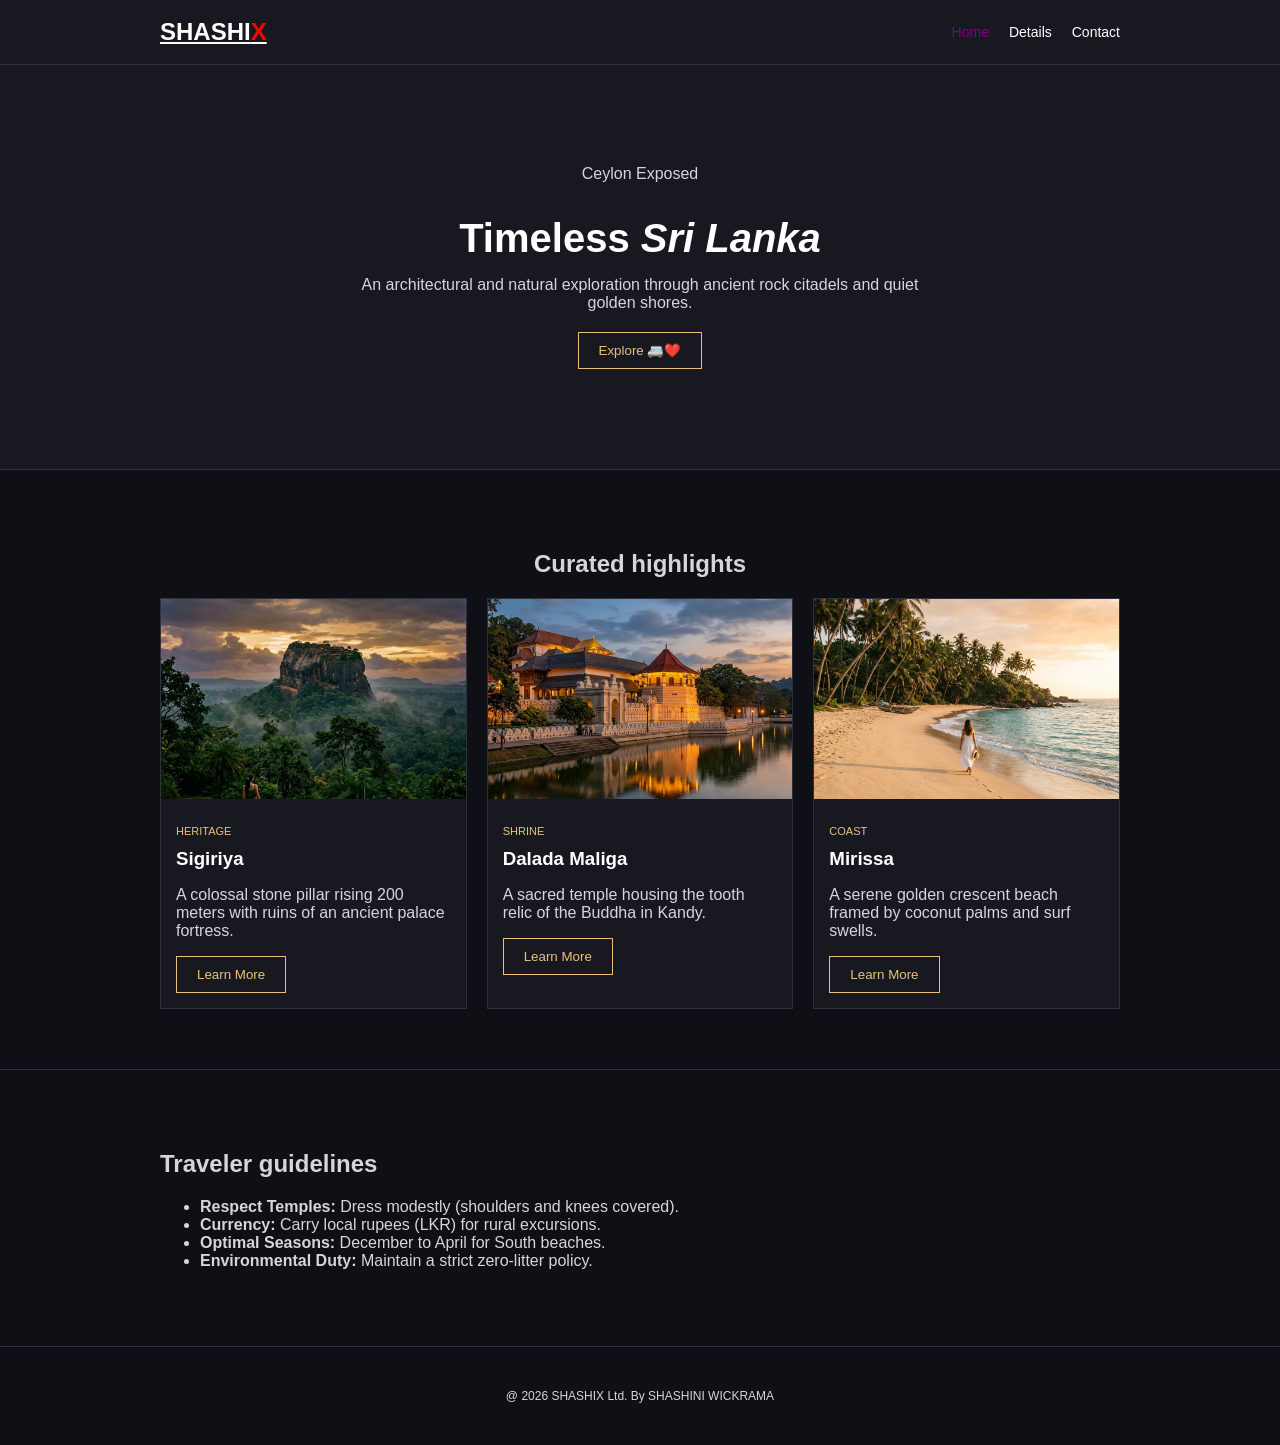
<file: index.html>
<!DOCTYPE html>
<html>
<head>
  
  <link rel="stylesheet" href="styles.css">
</head>
<body>

  <header>
    <div class="container nav-container">
      <a href="index.html" class="logo">SHASHI<span>X</span></a>
      <nav>
        <ul>
          <li><a href="index.html" class="active">Home</a></li>
          <li><a href="details.html">Details</a></li>
          <li><a href="contact.html">Contact</a></li>
        </ul>
      </nav>
    </div>
  </header>

  <section class="hero">
    <div class="container">
      <span class="hero-contaniner">Ceylon Exposed</span>
      <h1>Timeless <i>Sri Lanka</i></h1>
      <p>An architectural and natural exploration through ancient rock citadels and quiet golden shores.</p>
      <button class="btn accent" onclick="location.href='details.html'">Explore 🚐❤️</button>
    </div>
  </section>

  <section class="section">
    <div class="container">
      <h2 style="text-align: center;">Curated highlights</h2>
      <div class="main">
        <div class="card">
          <img src="assets/sigiriya.png" alt="Sigiriya">
          <div class="card-content">
            <p class="head">Heritage</p>
            <h3>Sigiriya</h3>
            <p>A colossal stone pillar rising 200 meters with ruins of an ancient palace fortress.</p>
            <button class="btn" onclick="location.href='details.html'">Learn More</button>
          </div>
        </div>

        <div class="card">
          <img src="assets/dalada.png" alt="Dalada Maliga">
          <div class="card-content">
            <p class="head">Shrine</p>
            <h3>Dalada Maliga</h3>
            <p>A sacred temple housing the tooth relic of the Buddha in Kandy.</p>
            <button class="btn" onclick="location.href='details.html'">Learn More</button>
          </div>
        </div>

        <div class="card">
          <img src="assets/mirissa.png" alt="Mirissa">
          <div class="card-content">
            <p class="head">Coast</p>
            <h3>Mirissa</h3>
            <p>A serene golden crescent beach framed by coconut palms and surf swells.</p>
            <button class="btn" onclick="location.href='details.html'">Learn More</button>
          </div>
        </div>
      </div>
    </div>
  </section>

  <section class="section">
    <div class="container">
      <h2>Traveler guidelines</h2>
      <ul>
        <li><strong>Respect Temples:</strong> Dress modestly (shoulders and knees covered).</li>
        <li><strong>Currency:</strong> Carry local rupees (LKR) for rural excursions.</li>
        <li><strong>Optimal Seasons:</strong> December to April for South beaches.</li>
        <li><strong>Environmental Duty:</strong> Maintain a strict zero-litter policy.</li>
      </ul>
    </div>
  </section>

  <footer>
    <!--<div class="container">-->
      <p>@ 2026 SHASHIX Ltd. By SHASHINI WICKRAMA</p>
    </div>
  </footer>

  <script src="app.js"></script>
</body>
</html>
</file>
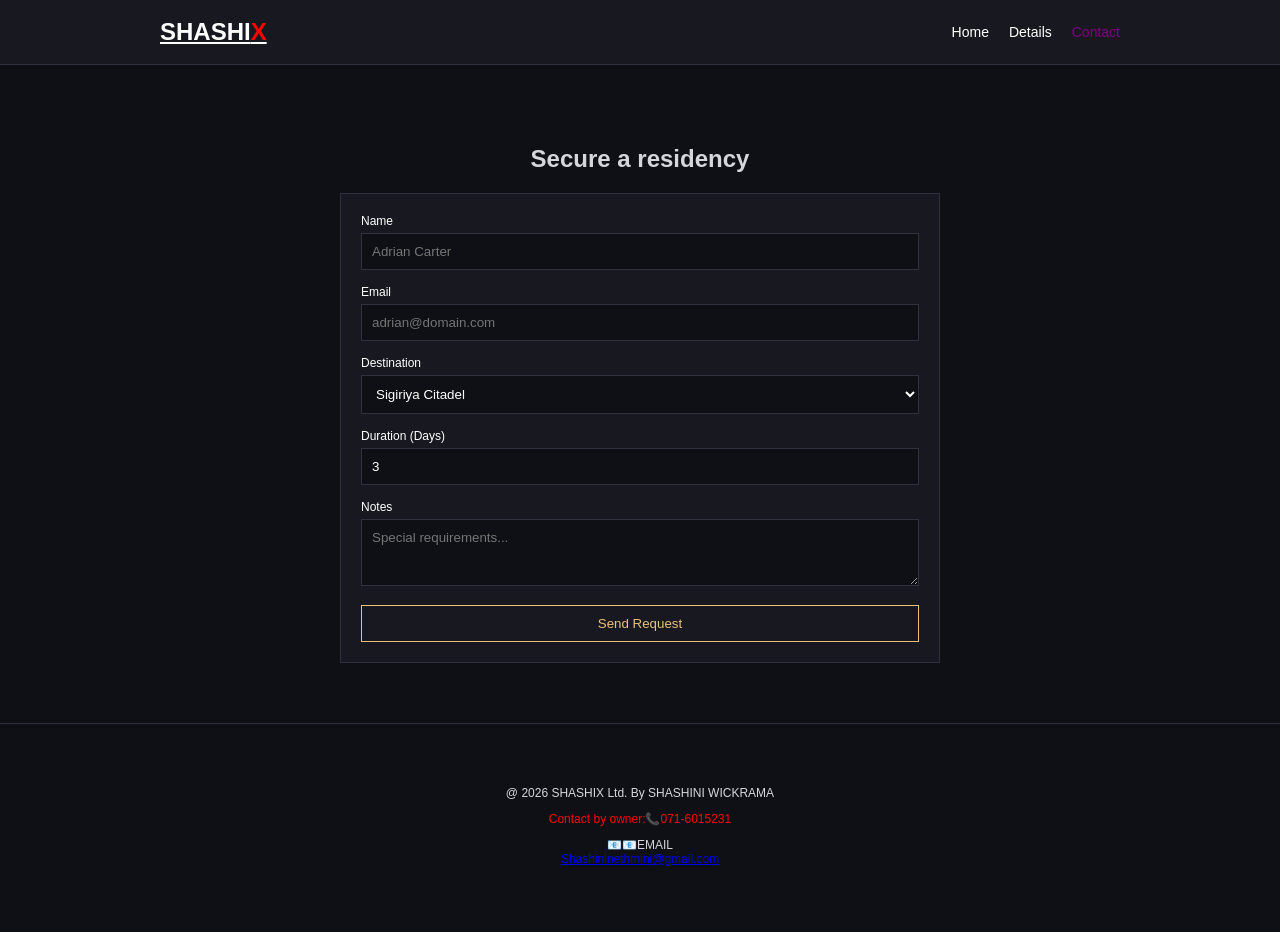
<file: contact.html>
<!DOCTYPE html>
<html>
<head>
  <title>Contact</title>

  <link rel="stylesheet" href="styles.css">
</head>
<body>

  <header>
    <div class=" container nav-container">
      <a href="index.html" class="logo">SHASHI<span>X</span></a>
      <nav>
        <ul>
          <li><a href="index.html">Home</a></li>
          <li><a href="details.html">Details</a></li>
          <li><a href="contact.html" class="active">Contact</a></li>
        </ul>
      </nav>
    </div>
  </header>

  <section class="section">
    <div class="container">
      <h1 style="text-align: center;">Secure a residency</h1>
      <div class="box" style="max-width: 600px; margin: 20px auto 0 auto;">
        <form id="inquiry-form" onsubmit="handleInquirySubmit(event)">
          <label for="inq-name">Name</label>
          <input type="text" id="inq-name" placeholder="Adrian Carter" required>

          <label for="inq-email">Email</label>
          <input type="email" id="inq-email" placeholder="adrian@domain.com" required>

          <label for="inq-dest">Destination</label>
          <select id="inq-dest">
            <option value="Sigiriya Citadel">Sigiriya Citadel</option>
            <option value="Dalada Maliga">Dalada Maliga</option>
            <option value="Mirissa Coast">Mirissa Coast</option>
          </select>

          <label for="inq-days">Duration (Days)</label>
          <input type="number" id="inq-days" value="3" min="1">

          <label for="inq-notes">Notes</label>
          <textarea id="inq-notes" rows="3" placeholder="Special requirements..."></textarea>

          <button type="submit" class="btn accent" style="width: 100%;">Send Request</button>
        </form>
      </div>
    </div>
  </section>

  <dialog id="success-modal">
    <h3>Inquiry Received</h3>
    <p id="modal-msg">Thank you. Your inquiry has been sent.</p>
    <button class="btn" onclick="closeSuccessModal()">Close</button>
  </dialog>

  <footer>
    <div class="container">
      <p>@ 2026 SHASHIX Ltd. By SHASHINI WICKRAMA</p>

      <p style="color:red;">Contact by owner:📞071-6015231</p>
      📧📧EMAIL<br><a href="details.html">Shashininethmini@gmail.com</a>
    </div>
  </footer>

      <p>
  <script src="app.js"></script>
</body>
</html>
</file>
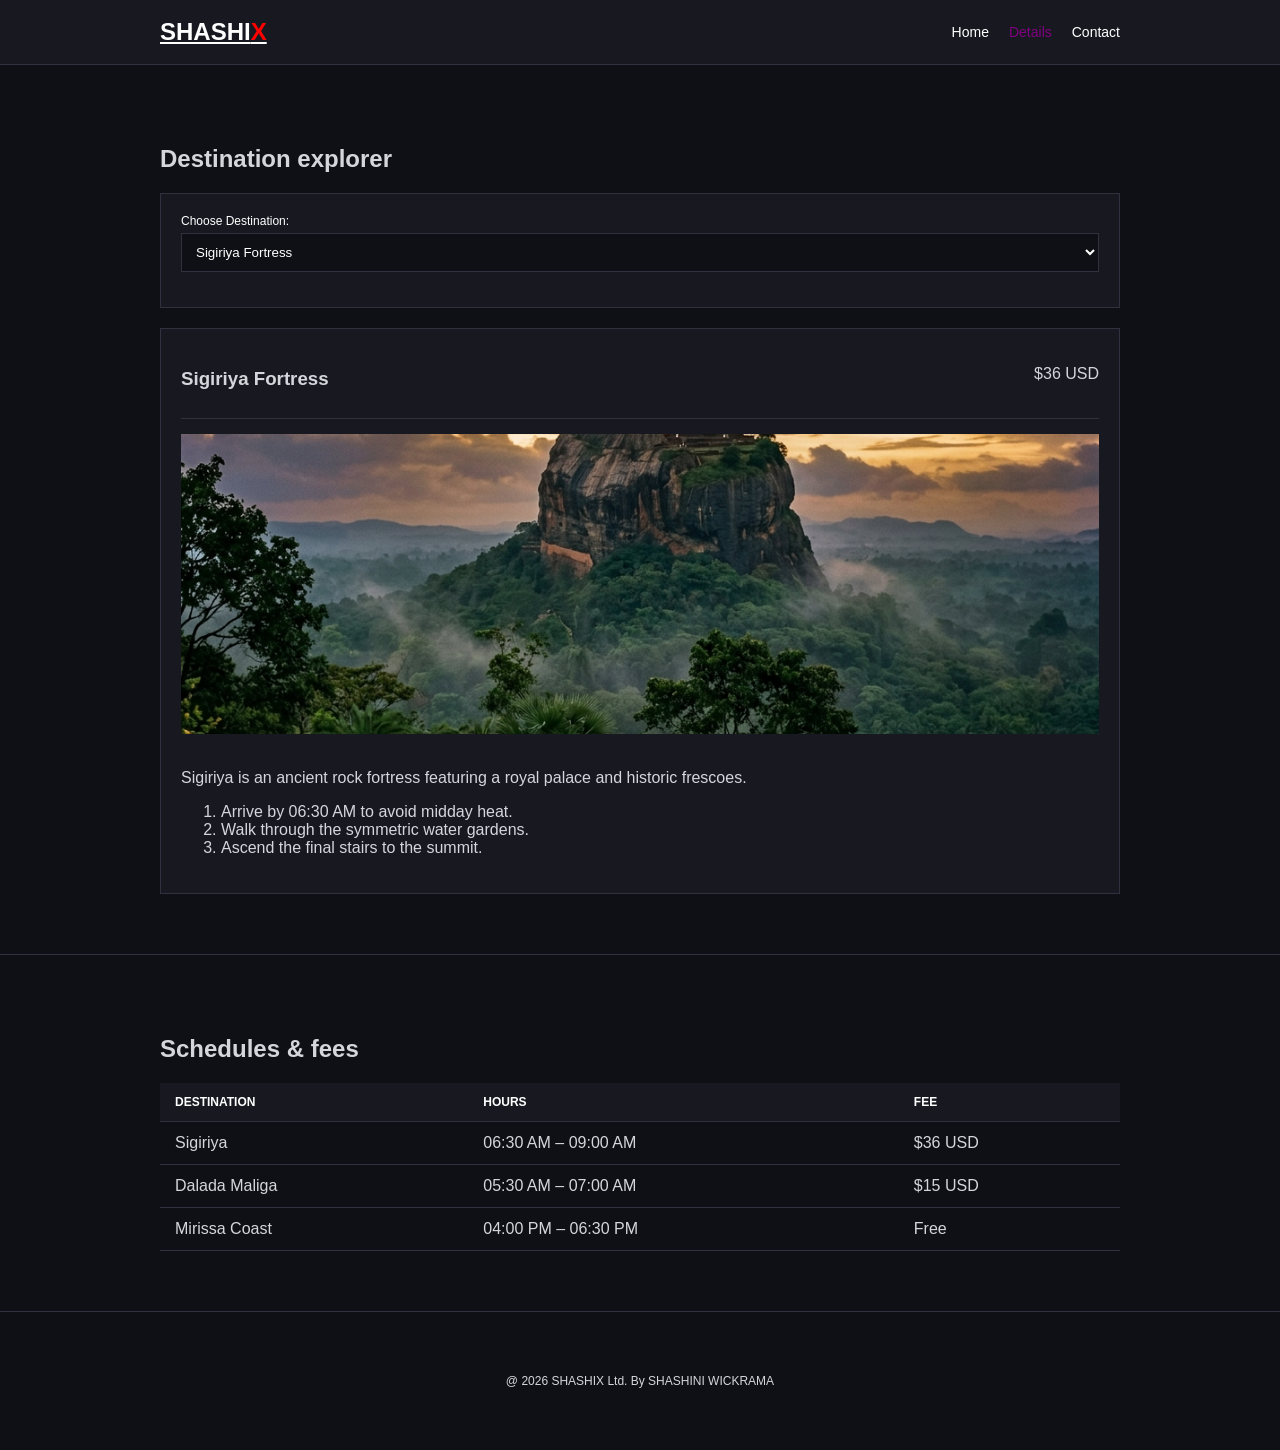
<file: details.html>
<!DOCTYPE html>
<html >
<head>
  <meta charset="UTF-8">
  <link rel="stylesheet" href="styles.css">
</head>
<body>

  <header>
    <div class="container nav-container">
      <a href="index.html" class="logo">SHASHI<span>X</span></a>
      <nav>
        <ul>
          <li><a href="index.html">Home</a></li>
          <li><a href="details.html" class="active">Details</a></li>
          <li><a href="contact.html">Contact</a></li>
        </ul>
      </nav>
    </div>
  </header>

  <section class="section">
    <div class="container">
      <h1>Destination explorer</h1>
      
      <div class="box">
        <label for="destination-select">Choose Destination:</label>
        <select id="destination-select" onchange="showDestinationCard(this.value)">
          <option value="sigiriya">Sigiriya Fortress</option>
          <option value="dalada">Dalada Maliga</option>
          <option value="mirissa">Mirissa Coast</option>
        </select>
      </div>

      <div id="card-sigiriya" class="box detail-card">
        <div class="detail-header">
          <h3>Sigiriya Fortress</h3>
          <p>$36 USD</p>
        </div>
        <img src="assets/sigiriya.png"  class="detail-img">
        <p>Sigiriya is an ancient rock fortress featuring a royal palace and historic frescoes.</p>
        <ol gtype="1">
          <li>Arrive by 06:30 AM to avoid midday heat.</li>
          <li>Walk through the symmetric water gardens.</li>
          <li>Ascend the final stairs to the summit.</li>
        </ol>
      </div>

      <div id="card-dalada" class="box detail-card hidden">
        <div class="detail-header">
          <h3>Dalada Maliga</h3>
          <p>$15 USD</p>
        </div>
        <img src="assets/dalada.png" alt="Dalada Maliga" class="detail-img">
        <p>A sacred temple in Kandy housing the tooth relic of the Buddha.</p>
        <ol>
          <li>Wear modest attire covering shoulders and knees.</li>
          <li>Deposit footwear at the storage counter.</li>
          <li>Join the queue ascending to the relic room.</li>
        </ol>
      </div>

      <div id="card-mirissa" class="box detail-card hidden">
        <div class="detail-header">
          <h3>Mirissa Beach</h3>
          <p>Free</p>
        </div>
        <img src="assets/mirissa.png" alt="Mirissa" class="detail-img">
        <p>A quiet coastal beach town popular for surfing and whale watching.</p>
        <ol>
          <li>Enjoy a stroll along the sandy crescent.</li>
          <li>Rent a beach lounger from a local cafe.</li>
          <li>Walk to Coconut Tree Hill for sunset.</li>
        </ol>
      </div>

    </div>
  </section>

  <section class="section">
    <div class="container">
      <h2>Schedules & fees</h2>
      <table class="travel-table">
        <thead>
          <tr>
            <th>Destination</th>
            <th>Hours</th>
            <th>Fee</th>
          </tr>
        </thead>
        <tbody>
          <tr>
            <td>Sigiriya</td>
            <td>06:30 AM – 09:00 AM</td>
            <td>$36 USD</td>
          </tr>
          <tr>
            <td>Dalada Maliga</td>
            <td>05:30 AM – 07:00 AM</td>
            <td>$15 USD</td>
          </tr>
          <tr>
            <td>Mirissa Coast</td>
            <td>04:00 PM – 06:30 PM</td>
            <td>Free</td>
          </tr>
        </tbody>
      </table>
    </div>
  </section>

  <footer>
    <div class="container">
      <p>@ 2026 SHASHIX Ltd. By SHASHINI WICKRAMA</p>
    </div>
  </footer>

  <script src="app.js"></script>
</body>
</html>
</file>
<file: styles.css>
* {
  box-sizing: border-box;
}

body {
  background-color: #0f1015;
  color: #d5d6dc;
  font-family: sans-serif;
  margin: 0;
  padding: 0;
}

.container {
  max-width: 1000px;
  margin: 0 auto;
  padding: 20px;
}

header {
  background-color: #181920;
  border-bottom: 1px solid #2f313e;
}

header .container {
  display: flex;
  justify-content: space-between;
  align-items: center;
  height: 64px;
}

.logo {
  font-size: 24px;
  font-weight: bold;
  color: #ffffff;
}

.logo span {
  color: red;
}

nav ul {
  display: flex;
  list-style: none;
  gap: 20px;
}

nav a {
  color: #ffffff;
  text-decoration: none;
  font-size: 14px;
}

nav a:hover, nav a.active {
  color: purple;
}

.hero {
  background-color: #181920;
  padding: 80px 20px;
  text-align: center;
  border-bottom: 1px solid #2f313e;
}

.hero h1 {
  font-size: 40px;
  color: #ffffff;
  margin-bottom: 15px;
}

.hero p {
  max-width: 600px;
  margin: 0 auto 20px auto;
}

.btn {
  display: inline-block;
  padding: 10px 20px;
  background-color: transparent;
  color: #ecc078;
  border: 1px solid #ecc078;
  cursor: pointer;
  transition: background-color 0.5s ease, transform 0.5s ease;
}

.btn:hover {
  background-color: #ecc078;
  color: #0f1015;
  transform: translateY(-4);
}

.main {
  display: flex;
  flex-wrap: wrap;
  gap: 20px;
  margin-top: 20px;
}

.card {
  background-color: #181920;
  border: 1px solid #2f313e;
  flex: 1 1 300px;
  display: flex;
  flex-direction: column;
  transition: border-color 0.2s ease, transform 0.2s ease;
}

.card:hover {
  border-color: #ecc078;
  transform: translateY(-4px);
}

.card img {
  width: 100%;
  height: 200px;
  object-fit: cover;
}

.card-content {
  padding: 15px;
}

.head {
  color: #ecc078;
  font-size: 11px;
  text-transform: uppercase;
}

.card-content h3 {
  color: #ffffff;
  margin: 10px 0;
}

.section {
  padding: 40px 0;
  border-bottom: 1px solid #2f313e;
}

table {
  width: 100%;
  border-collapse: collapse;
  margin-top: 20px;
}

th, td {
  padding: 12px 15px;
  border-bottom: 1px solid #2f313e;
  text-align: left;
}

th {
  background-color: #181920;
  color: #ffffff;
  font-size: 12px;
  text-transform: uppercase;
}

tr:hover {
  background-color: purple;
}

.box {
  background-color: #181920;
  border: 1px solid #2f313e;
  padding: 20px;
  margin-top: 20px;
}

label {
  display: block;
  margin-bottom: 5px;
  color: #ffffff;
  font-size: 12px;
}

input, select, textarea {
  width: 100%;
  padding: 10px;
  background-color: #0f1015;
  color: #ffffff;
  border: 1px solid #2f313e;
  margin-bottom: 15px;
  font-family: sans-serif;
}

.detail-img {
  width: 100%;
  height: 300px;
  object-fit: cover;
  margin-bottom: 15px;
}

.detail-header {
  display: flex;
  justify-content: space-between;
  border-bottom: 1px solid #2f313e;
  padding-bottom: 10px;
  margin-bottom: 15px;
}

.hidden {
  display: none;
}

dialog {
  background-color: #181920;
  border: 1px solid #ecc078;
  padding: 30px;
  color: #ffffff;
  text-align: center;
}

footer {
  padding: 30px 0;
  text-align: center;
  font-size: 12px;
}

@keyframes fadeIn {
  from {
    opacity: 0;
    transform: translateY(10px);
  }
  to {
    opacity: 1;
    transform: translateY(0);
  }
}

.hero, .section, .box, dialog[open] {
  animation: fadeIn 0.5s ease-out;
}
</file>
